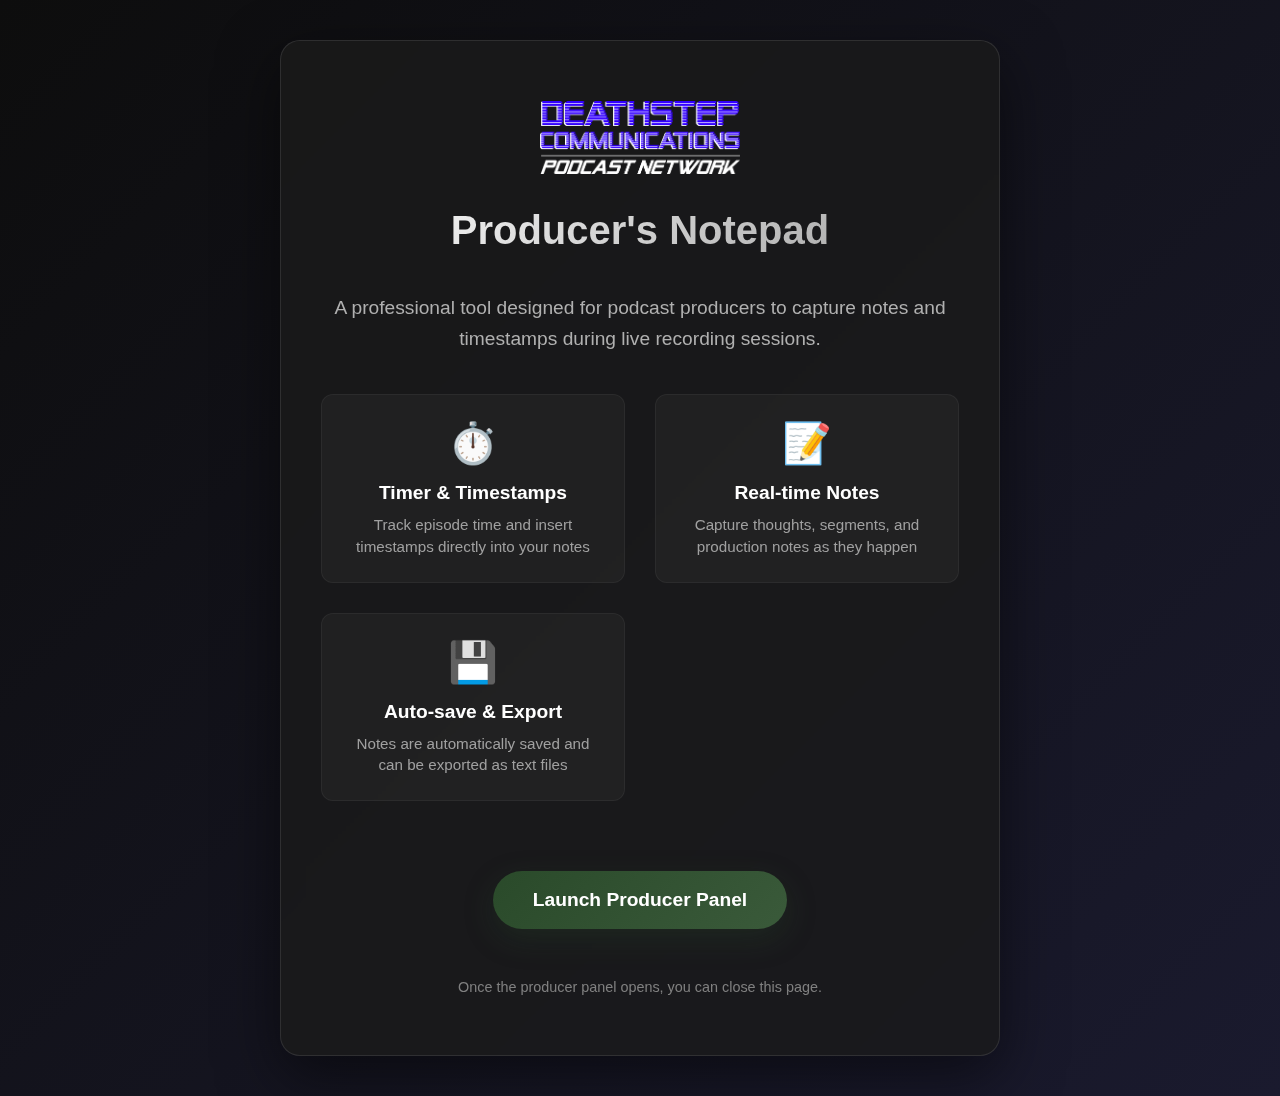
<file: index.html>
<!DOCTYPE html>
<html lang="en">
<head>
    <meta charset="UTF-8">
    <meta name="viewport" content="width=device-width, initial-scale=1.0">
    <title>DCPN Producer - Podcast Production Tool</title>
    <link rel="stylesheet" href="landing.css">
</head>
<body>
    <div class="landing-container">
        <div class="content">
            <img src="::claude-look-here/DCPN LOGO white.png" alt="DCPN" class="logo-main">
            
            <h1>Producer's Notepad</h1>
            
            <div class="description">
                <p>A professional tool designed for podcast producers to capture notes and timestamps during live recording sessions.</p>
                
                <div class="features">
                    <div class="feature">
                        <span class="icon">⏱️</span>
                        <h3>Timer & Timestamps</h3>
                        <p>Track episode time and insert timestamps directly into your notes</p>
                    </div>
                    
                    <div class="feature">
                        <span class="icon">📝</span>
                        <h3>Real-time Notes</h3>
                        <p>Capture thoughts, segments, and production notes as they happen</p>
                    </div>
                    
                    <div class="feature">
                        <span class="icon">💾</span>
                        <h3>Auto-save & Export</h3>
                        <p>Notes are automatically saved and can be exported as text files</p>
                    </div>
                </div>
            </div>
            
            <button id="launch-producer" class="launch-button">
                Launch Producer Panel
            </button>
            
            <p class="note">Once the producer panel opens, you can close this page.</p>
        </div>
    </div>
    
    <script>
        document.getElementById('launch-producer').addEventListener('click', () => {
            const width = 400;
            const height = window.screen.availHeight;
            const left = 0;
            const top = 0;
            
            window.open(
                'producer.html?mode=panel',
                'DCPNProducerPanel',
                `width=${width},height=${height},left=${left},top=${top},resizable=yes,scrollbars=yes`
            );
            
            // Show close message
            setTimeout(() => {
                document.querySelector('.note').innerHTML = '<strong>Producer panel is now open!</strong> You can close this page.';
                document.querySelector('.note').style.color = '#00ff00';
            }, 500);
        });
    </script>
</body>
</html>
</file>
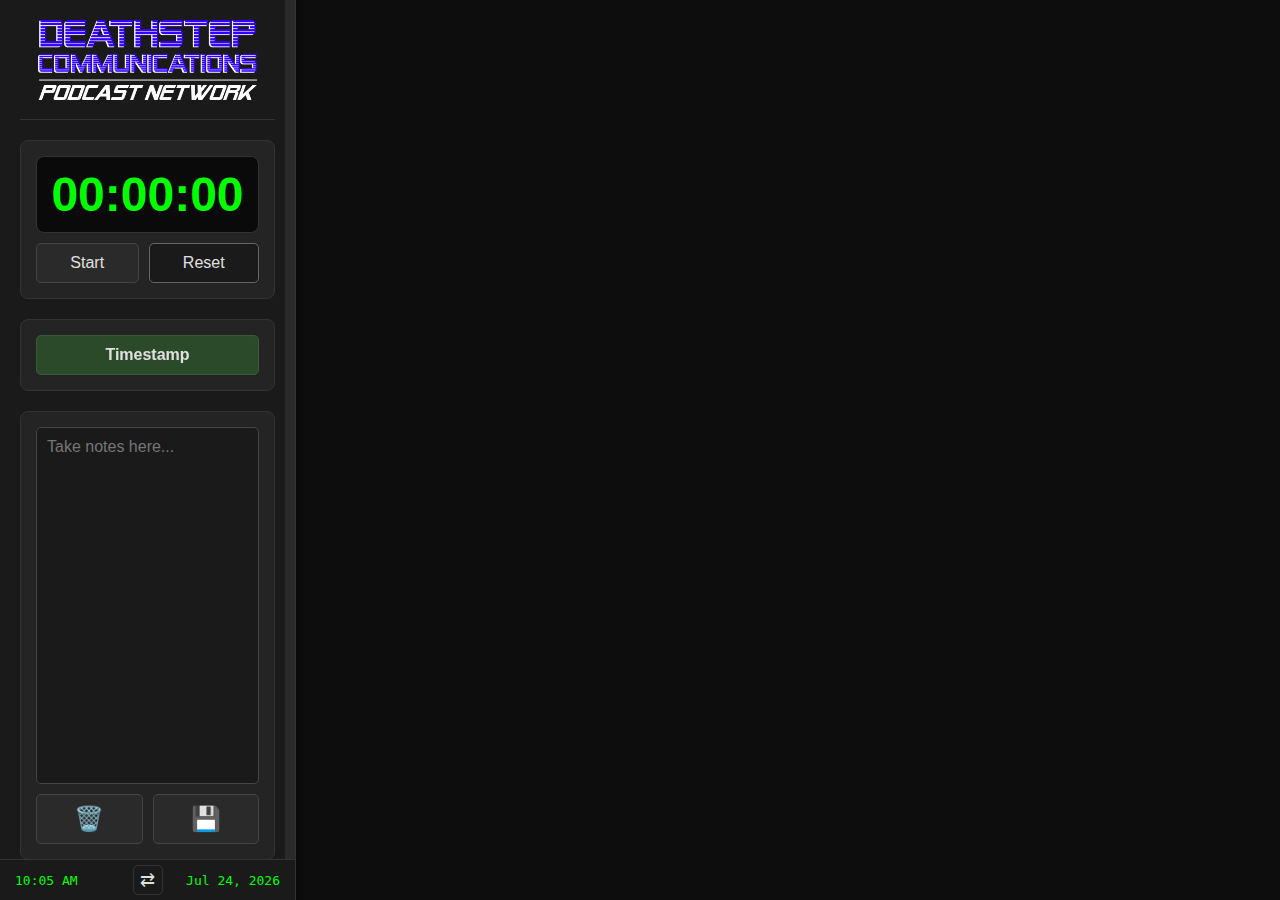
<file: producer.html>
<!DOCTYPE html>
<html lang="en">
<head>
    <meta charset="UTF-8">
    <meta name="viewport" content="width=device-width, initial-scale=1.0">
    <title>DCPN Producer</title>
    <link rel="stylesheet" href="style.css">
</head>
<body>
    <div id="producer-panel" class="sidebar left">
        <div class="handle"></div>
        <div class="panel-content">
            <div class="panel-header">
                <img src="::claude-look-here/DCPN LOGO white.png" alt="DCPN Logo" class="logo">
            </div>
            <div class="module-container">
                <!-- Clock / Timer Module -->
                <div class="module">
                    <div id="clock" class="clock-display">00:00:00</div>
                    <div class="button-group">
                        <button id="start-pause-btn">Start</button>
                        <button id="reset-btn">Reset</button>
                    </div>
                </div>

                <!-- Timestamp Logger Module -->
                <div class="module">
                    <button id="timestamp-btn">Timestamp</button>
                </div>

                <!-- Scratch Pad Module -->
                <div class="module">
                    <textarea id="scratch-pad" placeholder="Take notes here..."></textarea>
                    <div class="button-group">
                        <button id="clear-pad-btn" class="icon-btn" title="Clear Notes">
                            <span>🗑️</span>
                        </button>
                        <button id="export-txt-btn" class="icon-btn" title="Download Notes">
                            <span>💾</span>
                        </button>
                    </div>
                </div>

            </div>
        </div>
        <!-- Footer with current time and swap button -->
        <div class="panel-footer">
            <div class="current-time" id="current-time">12:00 PM</div>
            <button id="toggle-position-btn" class="swap-btn" title="Move to Other Side">
                ⇄
            </button>
            <div class="current-date" id="current-date">Jan 1, 2024</div>
        </div>
    </div>

    <script src="script.js"></script>
</body>
</html>
</file>
<file: landing.css>
/* Landing Page Styles */
* {
    margin: 0;
    padding: 0;
    box-sizing: border-box;
}

body {
    font-family: -apple-system, BlinkMacSystemFont, "Segoe UI", Roboto, Helvetica, Arial, sans-serif;
    background: linear-gradient(135deg, #0d0d0d 0%, #1a1a2e 100%);
    color: #e0e0e0;
    min-height: 100vh;
    display: flex;
    align-items: center;
    justify-content: center;
}

.landing-container {
    width: 100%;
    max-width: 800px;
    padding: 40px;
}

.content {
    text-align: center;
    background: rgba(26, 26, 26, 0.8);
    backdrop-filter: blur(10px);
    border-radius: 20px;
    padding: 60px 40px;
    box-shadow: 0 20px 60px rgba(0, 0, 0, 0.5);
    border: 1px solid rgba(255, 255, 255, 0.1);
}

.logo-main {
    max-width: 200px;
    height: auto;
    margin-bottom: 30px;
}

h1 {
    font-size: 2.5em;
    font-weight: 700;
    margin-bottom: 20px;
    background: linear-gradient(135deg, #ffffff 0%, #a0a0a0 100%);
    -webkit-background-clip: text;
    -webkit-text-fill-color: transparent;
    background-clip: text;
}

.description {
    margin: 40px 0;
}

.description > p {
    font-size: 1.2em;
    line-height: 1.6;
    color: #b0b0b0;
    margin-bottom: 40px;
}

.features {
    display: grid;
    grid-template-columns: repeat(auto-fit, minmax(200px, 1fr));
    gap: 30px;
    margin: 40px 0;
}

.feature {
    background: rgba(42, 42, 42, 0.5);
    padding: 25px;
    border-radius: 12px;
    border: 1px solid rgba(255, 255, 255, 0.05);
    transition: transform 0.3s ease, background 0.3s ease;
}

.feature:hover {
    transform: translateY(-5px);
    background: rgba(42, 42, 42, 0.8);
}

.feature .icon {
    font-size: 2.5em;
    display: block;
    margin-bottom: 15px;
}

.feature h3 {
    font-size: 1.2em;
    margin-bottom: 10px;
    color: #ffffff;
}

.feature p {
    font-size: 0.95em;
    color: #a0a0a0;
    line-height: 1.4;
}

.launch-button {
    background: linear-gradient(135deg, #2a4a2a 0%, #3a5a3a 100%);
    color: white;
    border: none;
    padding: 18px 40px;
    font-size: 1.2em;
    font-weight: 600;
    border-radius: 50px;
    cursor: pointer;
    transition: all 0.3s ease;
    box-shadow: 0 10px 30px rgba(42, 74, 42, 0.3);
    margin: 30px 0;
}

.launch-button:hover {
    background: linear-gradient(135deg, #3a5a3a 0%, #4a6a4a 100%);
    transform: translateY(-2px);
    box-shadow: 0 15px 40px rgba(42, 74, 42, 0.4);
}

.launch-button:active {
    transform: translateY(0);
}

.note {
    margin-top: 20px;
    font-size: 0.9em;
    color: #808080;
    transition: color 0.3s ease;
}

/* Responsive Design */
@media (max-width: 768px) {
    .landing-container {
        padding: 20px;
    }
    
    .content {
        padding: 40px 20px;
    }
    
    h1 {
        font-size: 2em;
    }
    
    .features {
        grid-template-columns: 1fr;
        gap: 20px;
    }
}
</file>
<file: style.css>
/* Basic Styles */
body {
    font-family: -apple-system, BlinkMacSystemFont, "Segoe UI", Roboto, Helvetica, Arial, sans-serif;
    margin: 0;
    padding: 0;
    background-color: #0d0d0d;
    color: #e0e0e0;
}

/* Producer Panel */
.sidebar {
    position: fixed;
    top: 0;
    height: 100%;
    background-color: #1a1a1a;
    box-shadow: 0 0 10px rgba(0, 0, 0, 0.5);
    display: flex;
    flex-direction: column;
    overflow: hidden;
}

.sidebar.left {
    left: 0;
    border-right: 1px solid #333;
}

.sidebar.right {
    right: 0;
    border-left: 1px solid #333;
}

.handle {
    width: 10px;
    height: 100%;
    background-color: #2a2a2a;
    cursor: col-resize;
    position: absolute;
    top: 0;
}

.sidebar.left .handle {
    right: 0;
}

.sidebar.right .handle {
    left: 0;
}

.sidebar.right {
    right: 0;
    left: auto;
}

.sidebar.right .handle {
    left: 0;
    right: auto;
}

.panel-content {
    padding: 20px;
    overflow-y: auto;
    flex-grow: 1;
    padding-bottom: 60px; /* Make room for footer */
}

/* Panel Header with Logo */
.panel-header {
    margin-bottom: 20px;
    padding-bottom: 15px;
    border-bottom: 1px solid #333;
    text-align: center;
}

.logo {
    max-width: 100%;
    height: auto;
    max-height: 80px;
    object-fit: contain;
}

.module-container {
    display: flex;
    flex-direction: column;
    gap: 20px;
    height: calc(100% - 100px); /* Account for header */
}

.module {
    border: 1px solid #333;
    border-radius: 8px;
    padding: 15px;
    background-color: #242424;
    display: flex;
    flex-direction: column;
}

/* Make the scratch pad module expand */
.module:has(#scratch-pad) {
    flex: 1;
    min-height: 0;
}


/* Clock */
.clock-display {
    font-size: 3em;
    font-weight: bold;
    text-align: center;
    padding: 10px;
    background-color: #0a0a0a;
    color: #00ff00;
    border-radius: 8px;
    margin-bottom: 10px;
    border: 1px solid #333;
}

/* Buttons */
.button-group {
    display: flex;
    gap: 10px;
}

button {
    flex-grow: 1;
    padding: 10px 15px;
    border: 1px solid #444;
    border-radius: 5px;
    background-color: #2a2a2a;
    color: #e0e0e0;
    font-size: 1em;
    cursor: pointer;
    transition: background-color 0.3s, border-color 0.3s;
}

button:hover {
    background-color: #3a3a3a;
    border-color: #666;
}

/* Timestamp Button */
#timestamp-btn {
    width: 100%;
    background-color: #2a4a2a;
    border-color: #3a5a3a;
    font-weight: 600;
    position: relative;
    overflow: hidden;
}

#timestamp-btn:hover {
    background-color: #3a5a3a;
    border-color: #4a6a4a;
}

#timestamp-btn:active {
    background-color: #4a6a4a;
    border-color: #5a7a5a;
    transform: scale(0.98);
}

#timestamp-btn.clicked {
    animation: buttonPulse 0.3s ease;
}

@keyframes buttonPulse {
    0% {
        background-color: #4a6a4a;
        transform: scale(1);
    }
    50% {
        background-color: #5a8a5a;
        transform: scale(0.95);
    }
    100% {
        background-color: #2a4a2a;
        transform: scale(1);
    }
}

/* Icon Buttons */
.icon-btn {
    width: 50px;
    height: 50px;
    padding: 0;
    display: flex;
    align-items: center;
    justify-content: center;
    font-size: 1.5em;
}

.icon-btn:hover {
    background-color: #3a3a3a;
    border-color: #888;
}

.arrow-icon, .resize-icon {
    display: inline-block;
    line-height: 1;
}

/* Launch Panel Button */
.launch-btn {
    width: 100%;
    background-color: #3a3a5a;
    border-color: #4a4a6a;
    font-weight: 600;
}

.launch-btn:hover {
    background-color: #4a4a6a;
    border-color: #5a5a7a;
}

#reset-btn {
    background-color: #1a1a1a;
    border-color: #666;
}

#reset-btn:hover {
    background-color: #2a2a2a;
    border-color: #888;
}

/* Scratch Pad */
#scratch-pad {
    width: 100%;
    flex: 1;
    min-height: 150px;
    border: 1px solid #444;
    border-radius: 5px;
    padding: 10px;
    font-family: inherit;
    font-size: 1em;
    resize: none;
    background-color: #1a1a1a;
    color: #e0e0e0;
    box-sizing: border-box;
    margin-bottom: 10px;
}

#scratch-pad:focus {
    outline: none;
    border-color: #666;
    background-color: #222;
}

/* Footer */
.panel-footer {
    position: absolute;
    bottom: 0;
    left: 0;
    right: 0;
    height: 40px;
    background-color: #1a1a1a;
    border-top: 1px solid #333;
    display: flex;
    align-items: center;
    justify-content: space-between;
    padding: 0 15px;
}

.current-time, .current-date {
    font-size: 13px;
    color: #00ff00;
    font-family: monospace;
    flex: 1;
}

.current-date {
    text-align: right;
}

.swap-btn {
    width: 30px;
    height: 30px;
    padding: 0;
    font-size: 18px;
    background-color: transparent;
    border: 1px solid #333;
    flex: 0 0 auto;
}

.swap-btn:hover {
    background-color: #2a2a2a;
}
</file>
